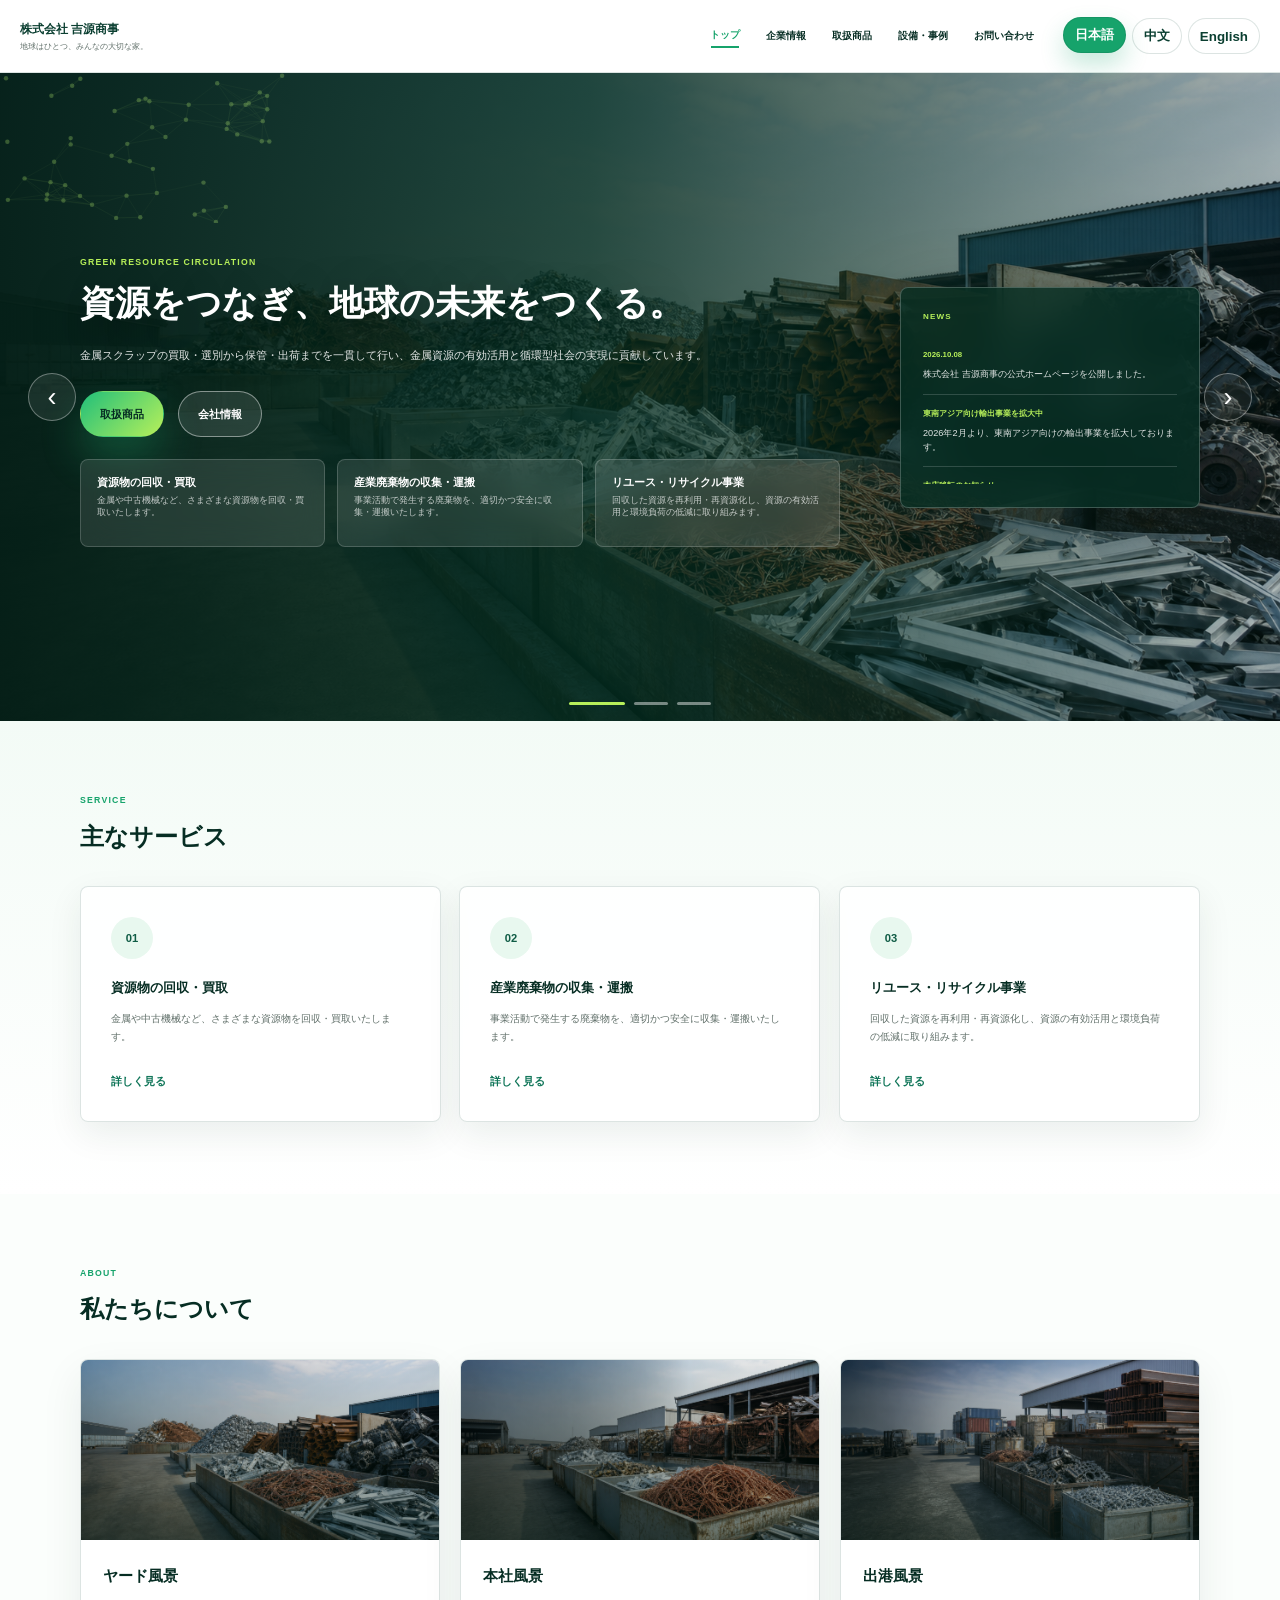
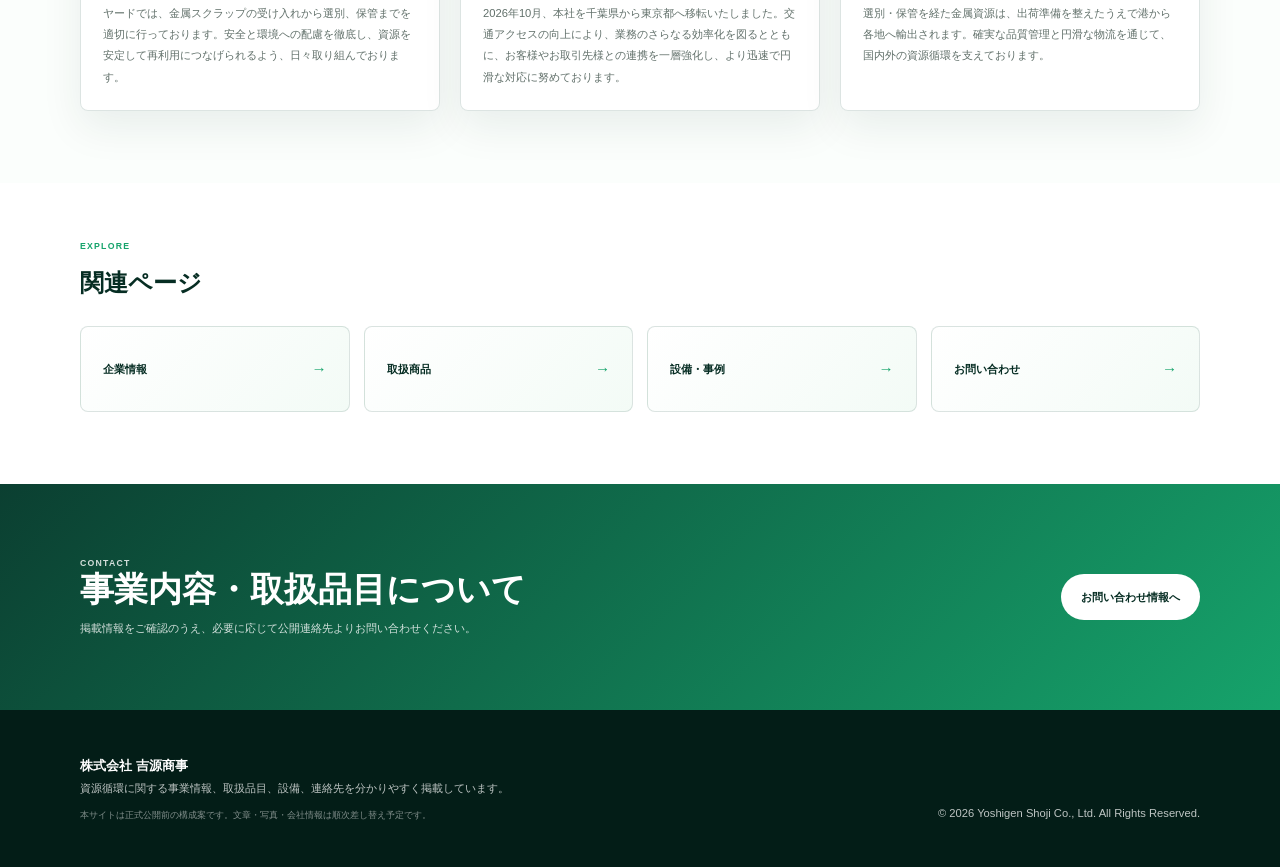
<file: index.html>
<!doctype html>
<html lang="ja">
<head>
    <meta charset="utf-8">
    <meta name="viewport" content="width=device-width, initial-scale=1">
    <meta name="description" content="株式会社 吉源商事の公式ホームページ。金属スクラップ買取、選別、保管、輸出に関する企業情報を掲載しています。">
    <title data-title-key="home.metaTitle">株式会社 吉源商事｜金属リサイクル・資源循環</title>
    <link rel="stylesheet" href="css/style.css?v=6">
</head>
<body data-page="home">
<header class="site-header" data-active-page="home">
    <div class="scroll-progress" aria-hidden="true"></div>
    <div class="header-inner">
         <a class="brand" href="index.html" aria-label="Yoshigen Shoji home">
            <!-- <span class="brand-mark"></span> -->
            <span><strong data-i18n="common.companyName">株式会社 吉源商事</strong><small data-i18n="common.tagline"></small></span>
        </a>
        <button class="menu-toggle" type="button" aria-label="Open navigation" aria-expanded="false"><span></span><span></span><span></span></button>
        <nav class="site-nav" aria-label="Main navigation"><a href="index.html" data-nav="home" data-i18n="common.nav.home">トップ</a>
<a href="company.html" data-nav="company" data-i18n="common.nav.company">企業情報</a>
<a href="products.html" data-nav="products" data-i18n="common.nav.products">取扱商品</a>
<a href="facilities.html" data-nav="facilities" data-i18n="common.nav.facilities">設備・実例</a>
<a href="contact.html" data-nav="contact" data-i18n="common.nav.contact">お問い合わせ</a></nav>
        <div class="lang-switch" aria-label="Language switch">
            <button type="button" data-lang="ja">日本語</button>
            <button type="button" data-lang="zh">中文</button>
            <button type="button" data-lang="en">English</button>
        </div>
    </div>
</header>
<main>
    <section class="eco-hero">
        <div class="container news-ticker-shell">
            <aside class="news-ticker glass-panel" data-render="homeNews" aria-label="NEWS"></aside>
        </div>
        <div id="lpCarousel" class="hero-carousel"><div class="hero-track"><div class="hero-slide active">
            <div class="hero-shade" aria-hidden="true"></div>
            <canvas class="motion-canvas" aria-hidden="true"></canvas>
            <div class="container hero-layout">
                <div class="hero-copy">
                    <p class="section-kicker" data-i18n="home.heroKicker"></p>
                    <h1 data-i18n="home.heroTitle"></h1>
                    <p class="hero-lead" data-i18n="home.heroLead"></p>
                    <div class="hero-actions">
                        <a class="btn btn-primary" href="products.html" data-i18n="home.heroPrimary"></a>
                        <a class="btn btn-outline" href="company.html" data-i18n="home.heroSecondary"></a>
                    </div>
                    <div class="hero-quick" data-render="heroServices"></div>
                </div>
            </div>
        </div></div>
        <button class="slider-arrow prev" type="button" data-slide="prev" aria-label="Previous slide">‹</button>
        <button class="slider-arrow next" type="button" data-slide="next" aria-label="Next slide">›</button>
        <div class="slider-dots" aria-hidden="true"></div>
        </div>
    </section>
    <section class="section section-soft">
        <div class="container">
            <div class="section-heading" data-animate><p class="section-kicker">SERVICE</p><h2 class="section-title" data-i18n="home.servicesTitle"></h2></div>
            <div class="feature-grid" data-render="homeServices"></div>
        </div>
    </section>
    <section class="section about-section">
        <div class="container">
            <div class="section-heading" data-animate><p class="section-kicker">ABOUT</p><h2 class="section-title" data-i18n="home.aboutTitle"></h2></div>
            <div class="about-grid" data-render="homeAbout"></div>
        </div>
    </section>
    <section class="section page-links-section">
    <div class="container" data-animate>
        <p class="section-kicker">EXPLORE</p>
        <h2 class="section-title compact-title" data-i18n="common.relatedTitle"></h2>
        <div class="page-link-grid"><a class="page-link-card" href="company.html"><span data-i18n="common.nav.company"></span><b>→</b></a>
<a class="page-link-card" href="products.html"><span data-i18n="common.nav.products"></span><b>→</b></a>
<a class="page-link-card" href="facilities.html"><span data-i18n="common.nav.facilities"></span><b>→</b></a>
<a class="page-link-card" href="contact.html"><span data-i18n="common.nav.contact"></span><b>→</b></a></div>
    </div>
</section>
</main>
<section class="site-cta" data-animate>
    <div class="container cta-inner">
        <div><p class="section-kicker">CONTACT</p><h2 data-i18n="common.ctaTitle"></h2><p data-i18n="common.ctaText"></p></div>
        <a class="btn btn-light" href="contact.html" data-i18n="common.ctaButton"></a>
    </div>
</section>
<footer class="site-footer">
    <div class="container footer-grid">
        <div><p class="footer-brand" data-i18n="common.companyName"></p><p data-i18n="common.footerLead"></p><small data-i18n="common.footerNote"></small></div>
        <p class="copyright" data-i18n="common.copyright"></p>
    </div>
</footer>
<script src="js/i18n.js?v=8"></script>
<script src="js/main.js?v=5"></script>
</body>
</html>
</file>
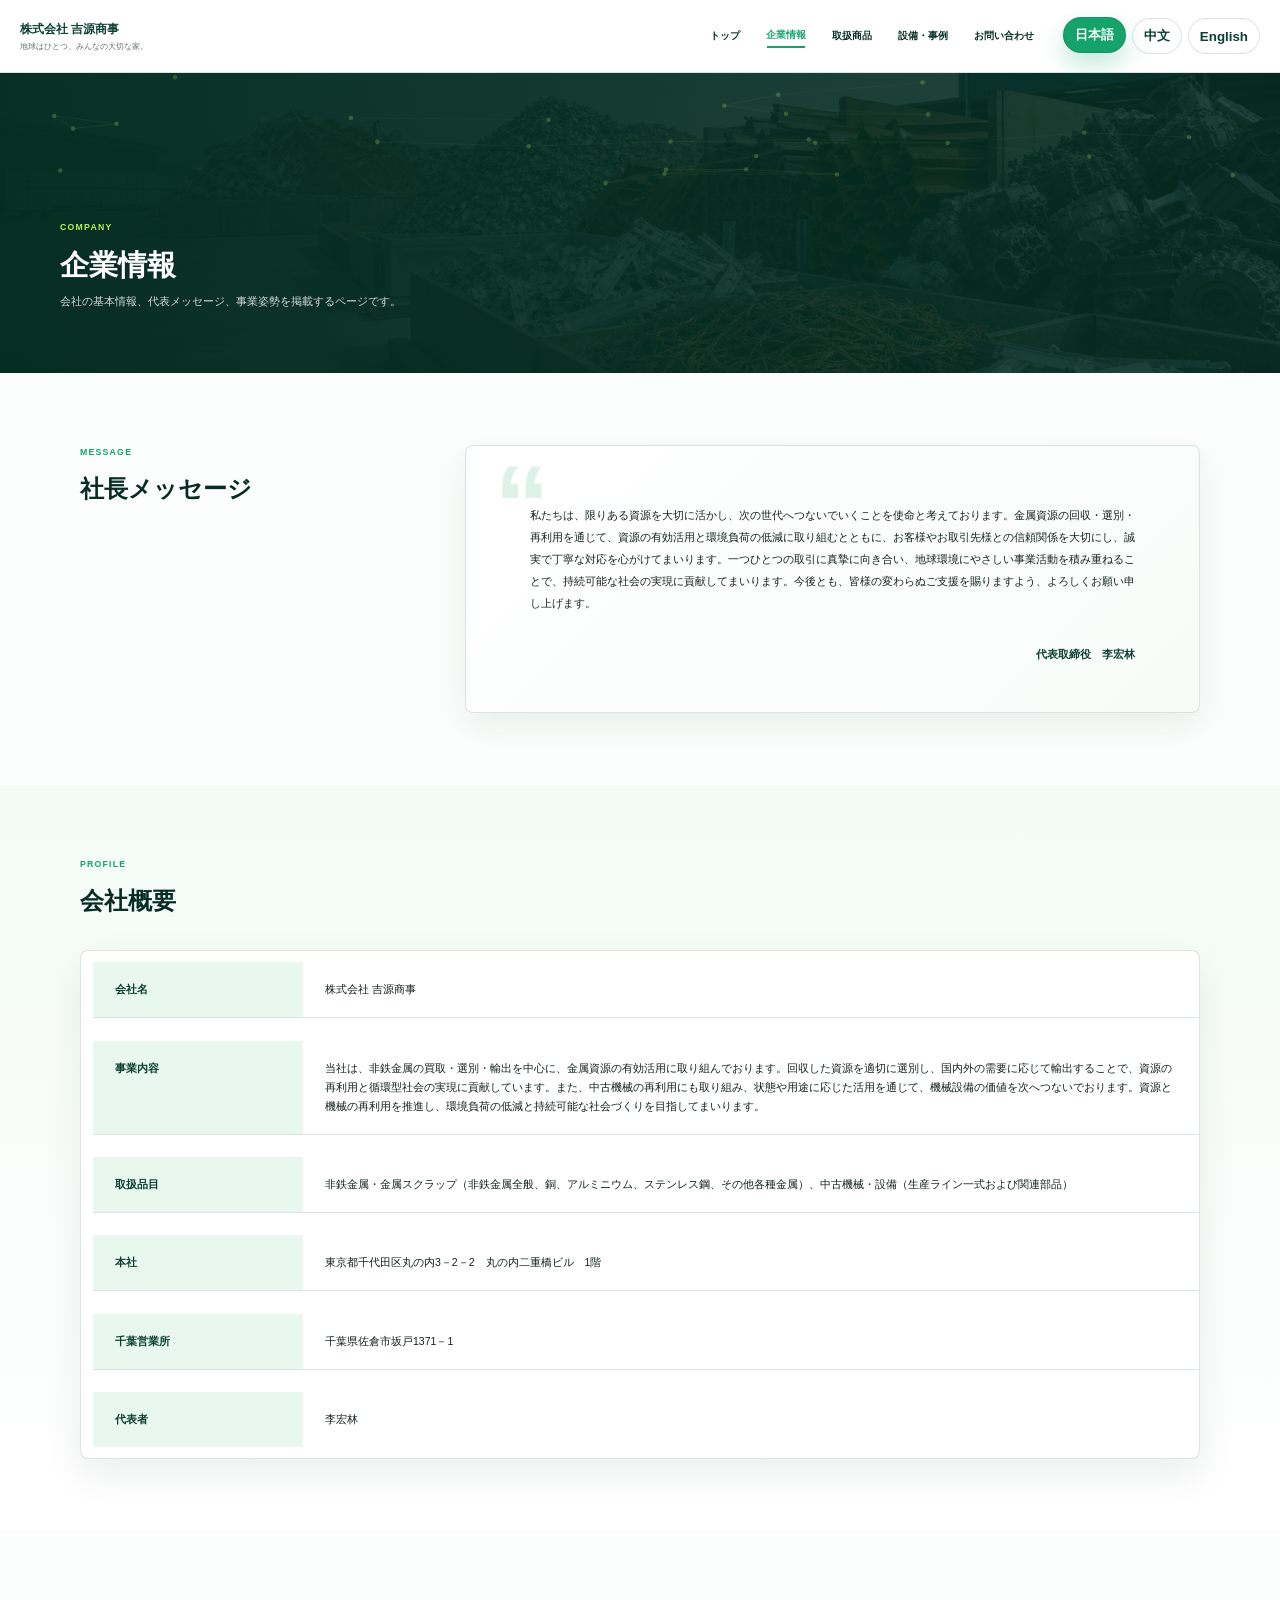
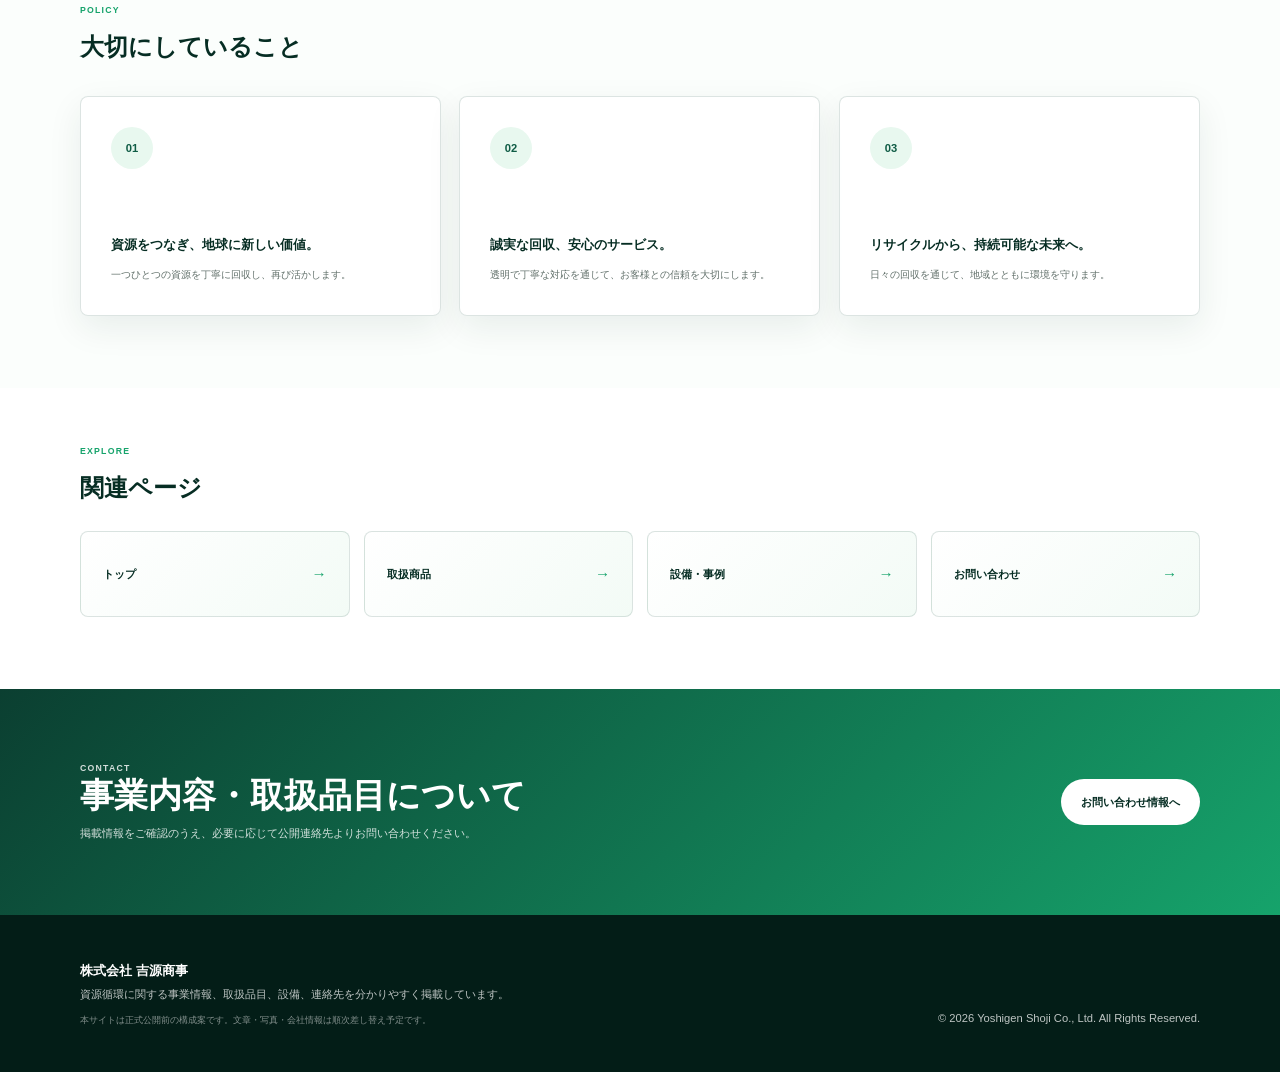
<file: company.html>
<!doctype html>
<html lang="ja">
<head>
    <meta charset="utf-8">
    <meta name="viewport" content="width=device-width, initial-scale=1">
    <meta name="description" content="株式会社 吉源商事の公式ホームページ。金属スクラップ買取、選別、保管、輸出に関する企業情報を掲載しています。">
    <title data-title-key="company.metaTitle">企業情報｜株式会社 吉源商事</title>
    <link rel="stylesheet" href="css/style.css">
</head>
<body data-page="company">
<header class="site-header" data-active-page="company">
    <div class="scroll-progress" aria-hidden="true"></div>
    <div class="header-inner">
        <a class="brand" href="index.html" aria-label="Yoshigen Shoji home">
            <!-- <span class="brand-mark"></span> -->
            <span><strong data-i18n="common.companyName">株式会社 吉源商事</strong><small data-i18n="common.tagline"></small></span>
        </a>
        <button class="menu-toggle" type="button" aria-label="Open navigation" aria-expanded="false"><span></span><span></span><span></span></button>
        <nav class="site-nav" aria-label="Main navigation"><a href="index.html" data-nav="home" data-i18n="common.nav.home">トップ</a>
<a href="company.html" data-nav="company" data-i18n="common.nav.company">企業情報</a>
<a href="products.html" data-nav="products" data-i18n="common.nav.products">取扱商品</a>
<a href="facilities.html" data-nav="facilities" data-i18n="common.nav.facilities">設備・実例</a>
<a href="contact.html" data-nav="contact" data-i18n="common.nav.contact">お問い合わせ</a></nav>
        <div class="lang-switch" aria-label="Language switch">
            <button type="button" data-lang="ja">日本語</button>
            <button type="button" data-lang="zh">中文</button>
            <button type="button" data-lang="en">English</button>
        </div>
    </div>
</header>
<main><section class="page-hero">
    <div class="page-hero-bg"></div>
    <canvas class="page-canvas motion-canvas-small" aria-hidden="true"></canvas>
    <div class="container page-hero-inner" data-animate>
        <p class="section-kicker" data-i18n="company.pageKicker"></p>
        <h1 data-i18n="company.pageTitle"></h1>
        <p data-i18n="company.pageLead"></p>
    </div>
</section>
    <section class="section message-section"><div class="container message-layout">
        <div class="message-heading" data-animate><p class="section-kicker">MESSAGE</p><h2 class="section-title" data-i18n="company.messageTitle"></h2></div>
        <article class="message-panel tilt-card" data-animate>
            <span class="message-quote">“</span>
            <p class="body-text" data-i18n="company.messageText"></p>
            <p class="message-signature" data-i18n="company.messageSignature"></p>
        </article>
    </div></section>
    <section class="section section-soft"><div class="container"><div class="section-heading" data-animate><p class="section-kicker">PROFILE</p><h2 class="section-title" data-i18n="company.outlineTitle"></h2></div><div class="info-table" data-render="companyOutline"></div></div></section>
    <section class="section"><div class="container"><div class="section-heading" data-animate><p class="section-kicker">POLICY</p><h2 class="section-title" data-i18n="company.philosophyTitle"></h2></div><div class="feature-grid" data-render="companyPhilosophy"></div></div></section>
    <section class="section page-links-section">
    <div class="container" data-animate>
        <p class="section-kicker">EXPLORE</p>
        <h2 class="section-title compact-title" data-i18n="common.relatedTitle"></h2>
        <div class="page-link-grid"><a class="page-link-card" href="index.html"><span data-i18n="common.nav.home"></span><b>→</b></a>
<a class="page-link-card" href="products.html"><span data-i18n="common.nav.products"></span><b>→</b></a>
<a class="page-link-card" href="facilities.html"><span data-i18n="common.nav.facilities"></span><b>→</b></a>
<a class="page-link-card" href="contact.html"><span data-i18n="common.nav.contact"></span><b>→</b></a></div>
    </div>
</section>
</main>
<section class="site-cta" data-animate>
    <div class="container cta-inner">
        <div><p class="section-kicker">CONTACT</p><h2 data-i18n="common.ctaTitle"></h2><p data-i18n="common.ctaText"></p></div>
        <a class="btn btn-light" href="contact.html" data-i18n="common.ctaButton"></a>
    </div>
</section>
<footer class="site-footer">
    <div class="container footer-grid">
        <div><p class="footer-brand" data-i18n="common.companyName"></p><p data-i18n="common.footerLead"></p><small data-i18n="common.footerNote"></small></div>
        <p class="copyright" data-i18n="common.copyright"></p>
    </div>
</footer>
<script src="js/i18n.js?v=8"></script>
<script src="js/main.js?v=5"></script>
</body>
</html>
</file>
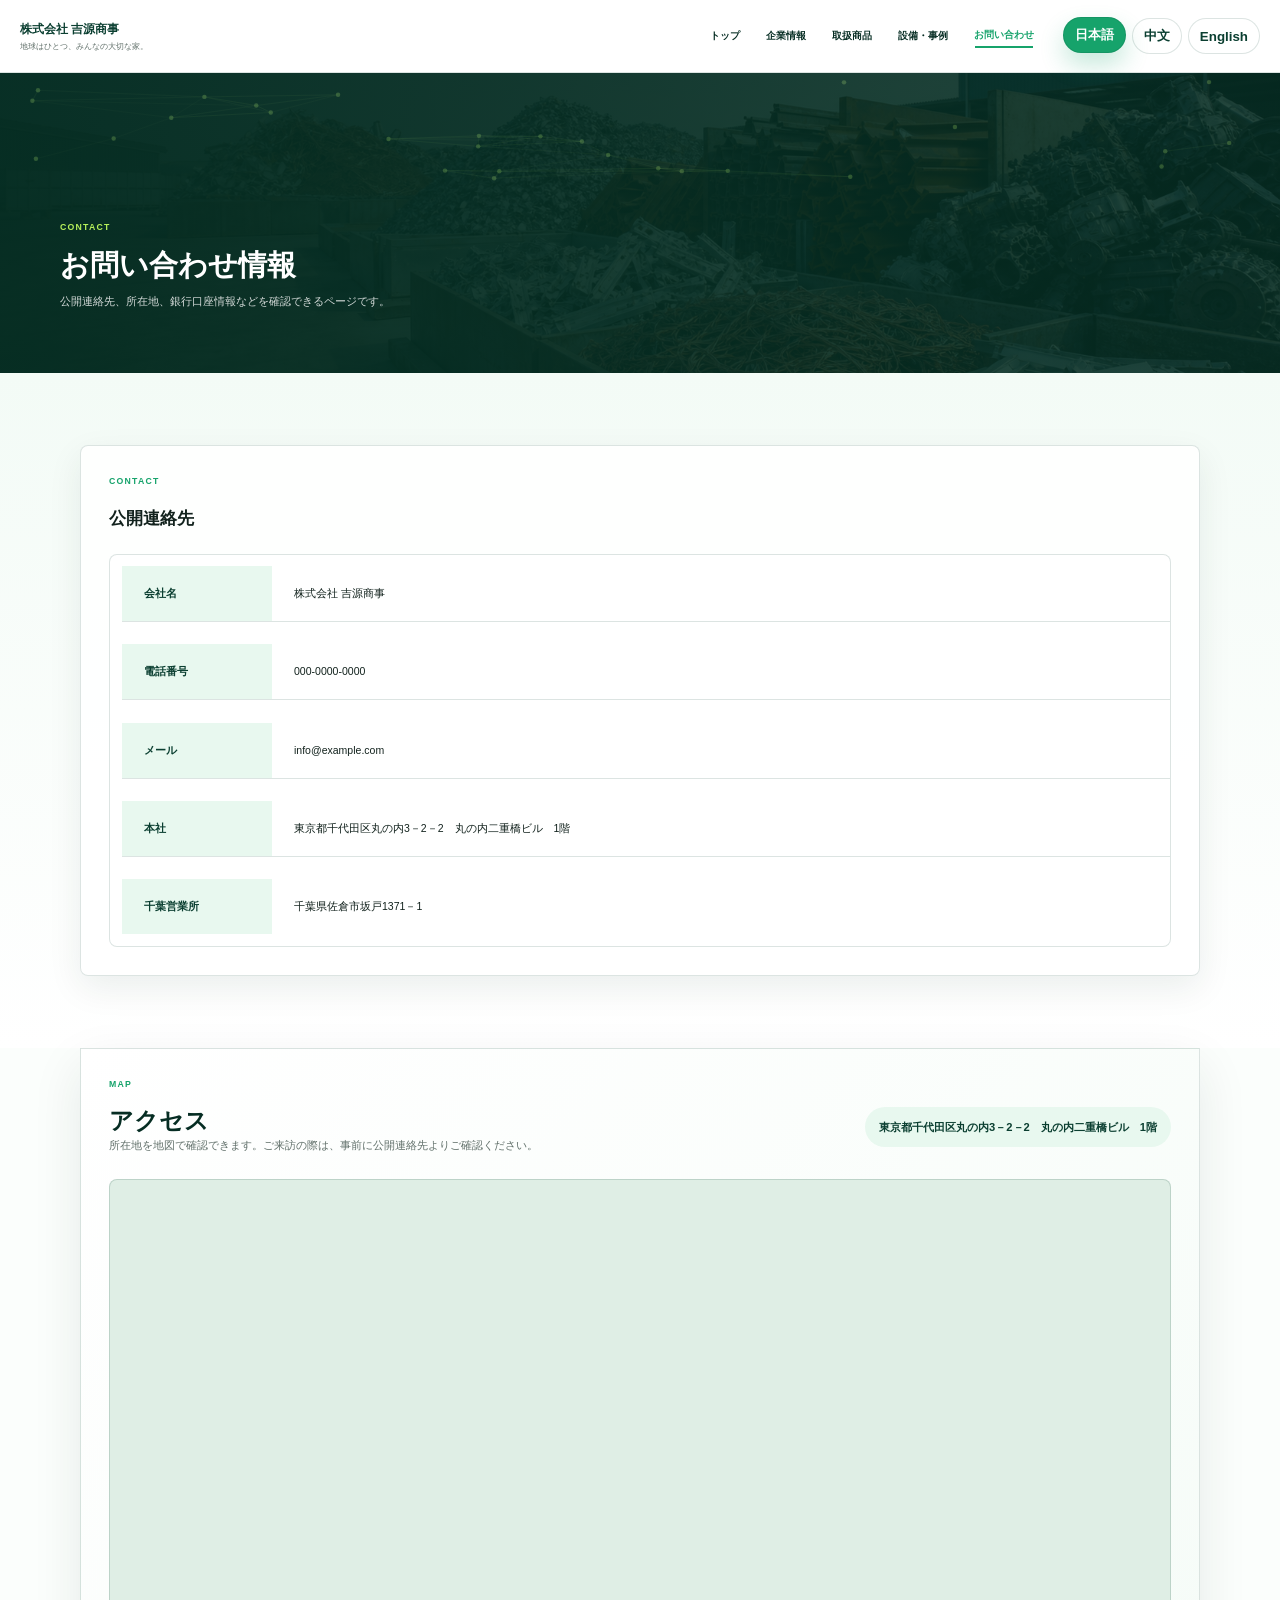
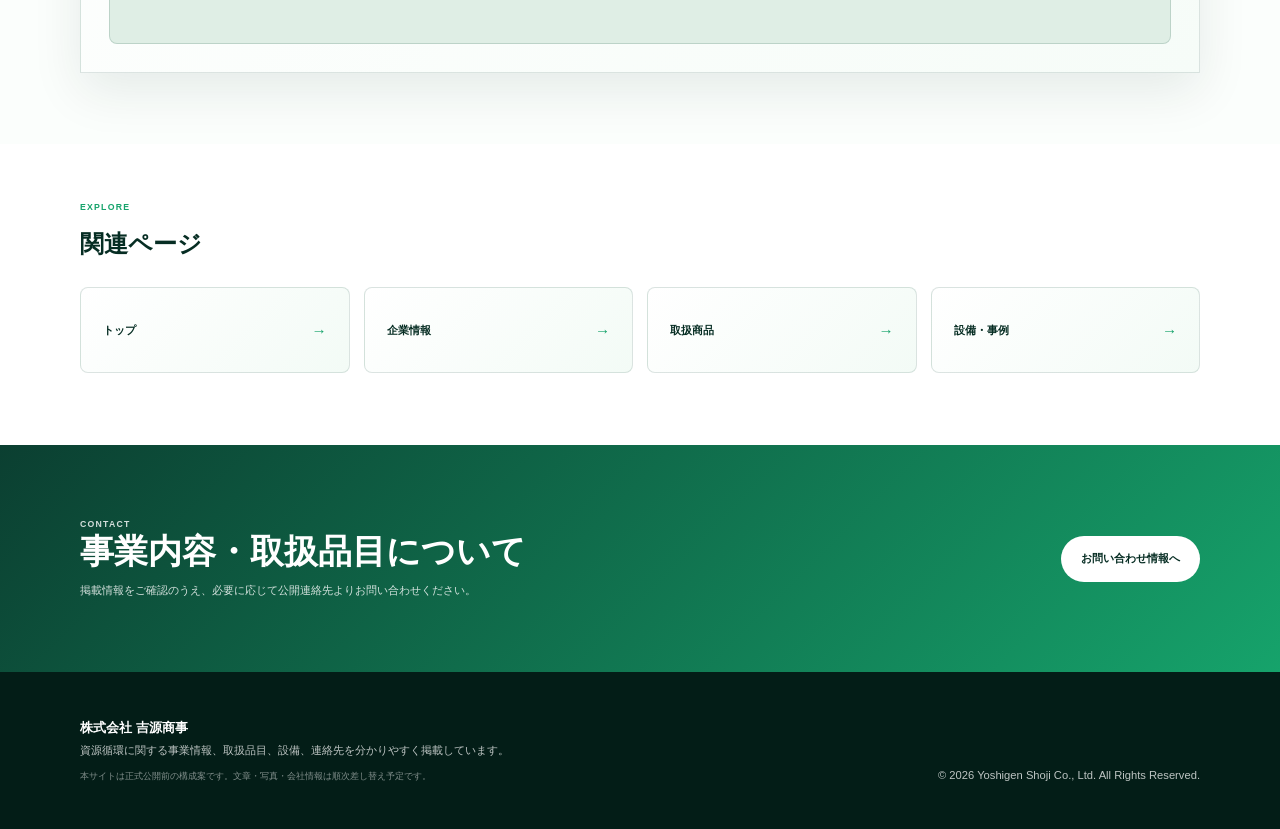
<file: contact.html>
<!doctype html>
<html lang="ja">

<head>
    <meta charset="utf-8">
    <meta name="viewport" content="width=device-width, initial-scale=1">
    <meta name="description" content="株式会社 吉源商事の公式ホームページ。金属スクラップ買取、選別、保管、輸出に関する企業情報を掲載しています。">
    <title data-title-key="contact.metaTitle">お問い合わせ｜株式会社 吉源商事</title>
    <link rel="stylesheet" href="css/style.css">
</head>

<body data-page="contact">
    <header class="site-header" data-active-page="contact">
        <div class="scroll-progress" aria-hidden="true"></div>
        <div class="header-inner">
             <a class="brand" href="index.html" aria-label="Yoshigen Shoji home">
            <!-- <span class="brand-mark"></span> -->
            <span><strong data-i18n="common.companyName">株式会社 吉源商事</strong><small data-i18n="common.tagline"></small></span>
        </a>
            <button class="menu-toggle" type="button" aria-label="Open navigation"
                aria-expanded="false"><span></span><span></span><span></span></button>
            <nav class="site-nav" aria-label="Main navigation"><a href="index.html" data-nav="home"
                    data-i18n="common.nav.home">トップ</a>
                <a href="company.html" data-nav="company" data-i18n="common.nav.company">企業情報</a>
                <a href="products.html" data-nav="products" data-i18n="common.nav.products">取扱商品</a>
                <a href="facilities.html" data-nav="facilities" data-i18n="common.nav.facilities">設備・実例</a>
                <a href="contact.html" data-nav="contact" data-i18n="common.nav.contact">お問い合わせ</a>
            </nav>
            <div class="lang-switch" aria-label="Language switch">
                <button type="button" data-lang="ja">日本語</button>
                <button type="button" data-lang="zh">中文</button>
                <button type="button" data-lang="en">English</button>
            </div>
        </div>
    </header>
    <main>
        <section class="page-hero">
            <div class="page-hero-bg"></div>
            <canvas class="page-canvas motion-canvas-small" aria-hidden="true"></canvas>
            <div class="container page-hero-inner" data-animate>
                <p class="section-kicker" data-i18n="contact.pageKicker"></p>
                <h1 data-i18n="contact.pageTitle"></h1>
                <p data-i18n="contact.pageLead"></p>
            </div>
        </section>
        <section class="section section-soft">
            <div class="container contact-grid">
                <div class="info-panel tilt-card" data-animate>
                    <p class="section-kicker">CONTACT</p>
                    <h2 data-i18n="contact.contactTitle"></h2>
                    <div class="info-table compact" data-render="contactRows"></div>
                </div>
                <!-- <div class="info-panel important-panel tilt-card" data-animate>
                    <p class="section-kicker">BANK</p>
                    <h2 data-i18n="contact.bankTitle"></h2>
                    <p class="body-text" data-i18n="contact.bankNote"></p>
                    <div class="info-table compact" data-render="bankRows"></div>
                </div> -->
            </div>
        </section>
        <section class="section contact-map-section">
            <div class="container">
                <div class="map-panel tilt-card" data-animate>
                    <div class="map-panel-head">
                        <div>
                            <p class="section-kicker">MAP</p>
                            <h2 class="section-title" data-i18n="contact.mapTitle"></h2>
                            <p class="body-text" data-i18n="contact.mapText"></p>
                        </div>
                        <p class="map-address" data-i18n="contact.mapAddress"></p>
                    </div>
                    <div class="map-frame">
                        <iframe title="Google Map - Yoshigen Shoji" loading="lazy"
                            referrerpolicy="no-referrer-when-downgrade"></iframe>
                    </div>
                </div>
            </div>
        </section>
        <section class="section page-links-section">
            <div class="container" data-animate>
                <p class="section-kicker">EXPLORE</p>
                <h2 class="section-title compact-title" data-i18n="common.relatedTitle"></h2>
                <div class="page-link-grid"><a class="page-link-card" href="index.html"><span
                            data-i18n="common.nav.home"></span><b>→</b></a>
                    <a class="page-link-card" href="company.html"><span
                            data-i18n="common.nav.company"></span><b>→</b></a>
                    <a class="page-link-card" href="products.html"><span
                            data-i18n="common.nav.products"></span><b>→</b></a>
                    <a class="page-link-card" href="facilities.html"><span
                            data-i18n="common.nav.facilities"></span><b>→</b></a>
                </div>
        </section>
    </main>
    <section class="site-cta" data-animate>
        <div class="container cta-inner">
            <div>
                <p class="section-kicker">CONTACT</p>
                <h2 data-i18n="common.ctaTitle"></h2>
                <p data-i18n="common.ctaText"></p>
            </div>
            <a class="btn btn-light" href="contact.html" data-i18n="common.ctaButton"></a>
        </div>
    </section>
    <footer class="site-footer">
        <div class="container footer-grid">
            <div>
                <p class="footer-brand" data-i18n="common.companyName"></p>
                <p data-i18n="common.footerLead"></p><small data-i18n="common.footerNote"></small>
            </div>
            <p class="copyright" data-i18n="common.copyright"></p>
        </div>
    </footer>
    <script src="js/i18n.js?v=8"></script>
    <script src="js/main.js?v=5"></script>
</body>

</html>
</file>
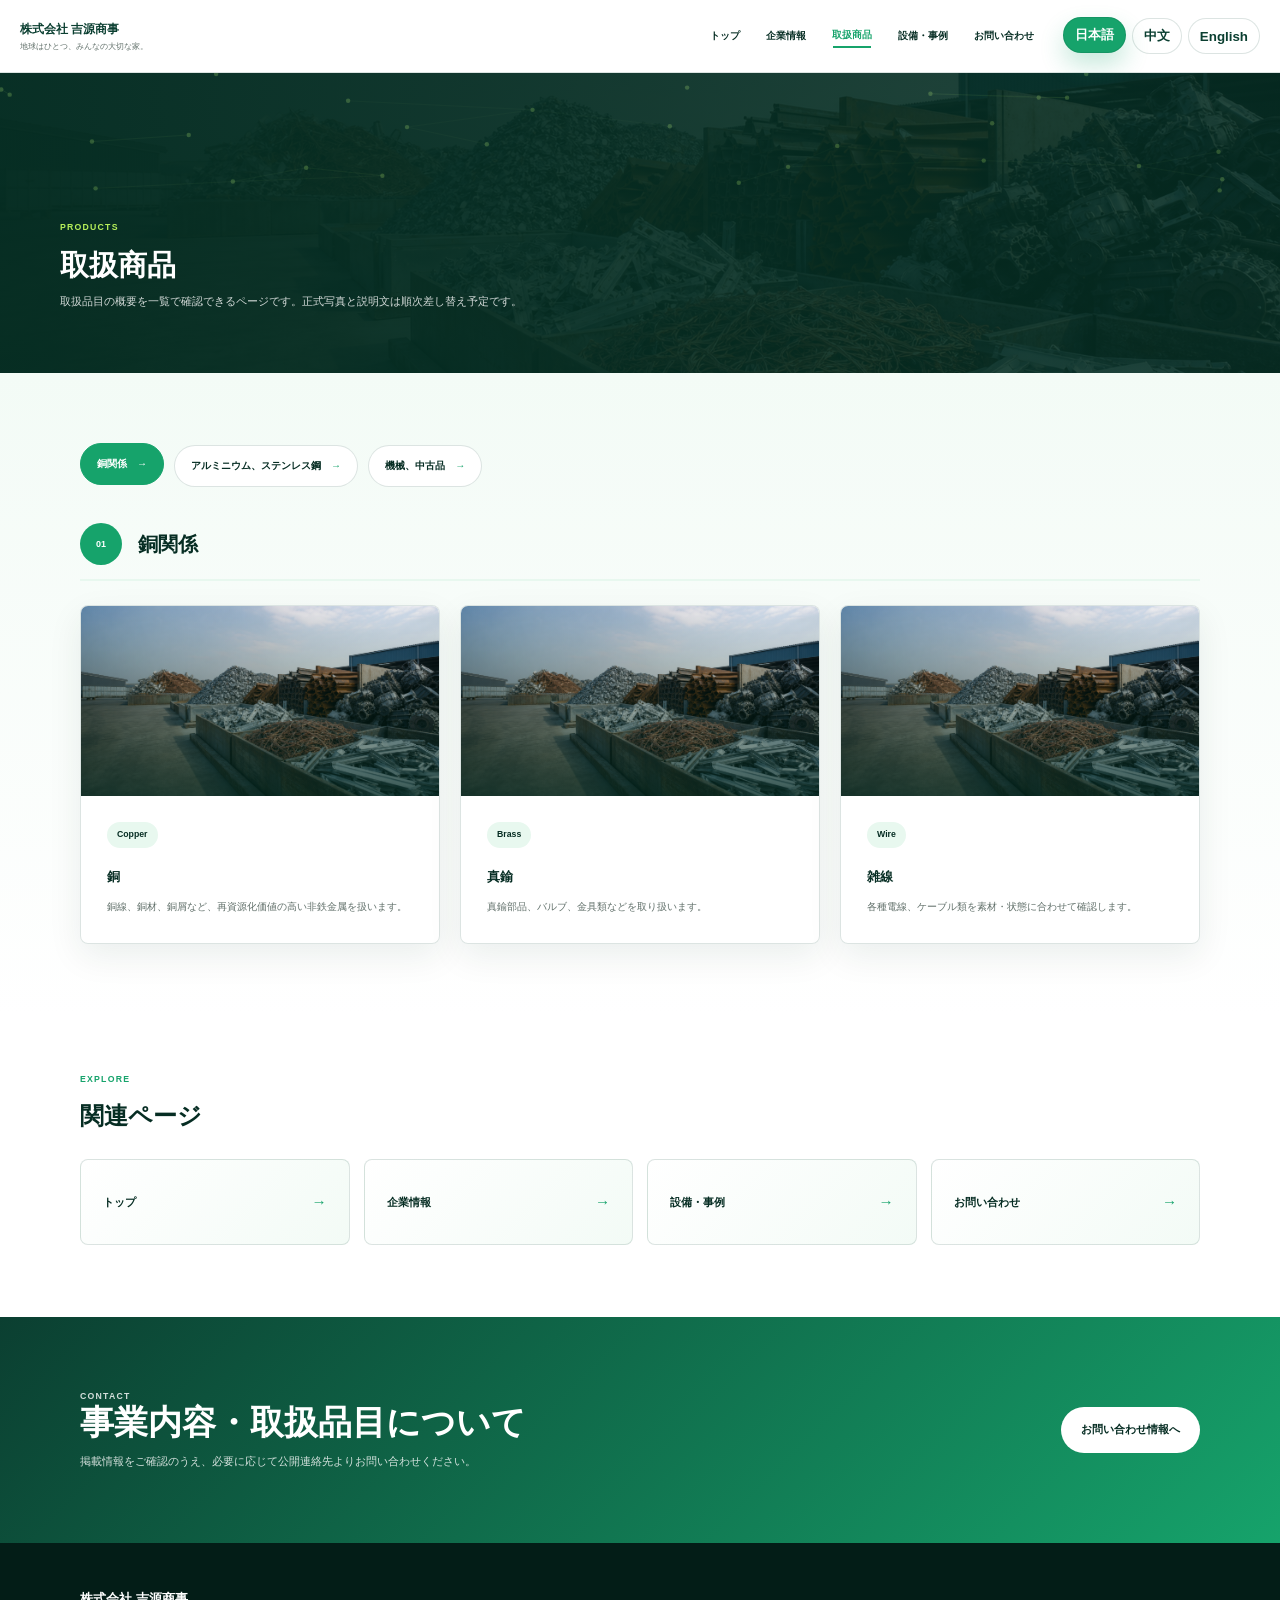
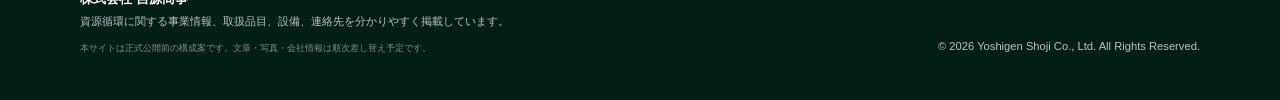
<file: products.html>
<!doctype html>
<html lang="ja">
<head>
    <meta charset="utf-8">
    <meta name="viewport" content="width=device-width, initial-scale=1">
    <meta name="description" content="株式会社 吉源商事の公式ホームページ。金属スクラップ買取、選別、保管、輸出に関する企業情報を掲載しています。">
    <title data-title-key="products.metaTitle">取扱商品｜株式会社 吉源商事</title>
    <link rel="stylesheet" href="css/style.css">
</head>
<body data-page="products">
<header class="site-header" data-active-page="products">
    <div class="scroll-progress" aria-hidden="true"></div>
    <div class="header-inner">
         <a class="brand" href="index.html" aria-label="Yoshigen Shoji home">
            <!-- <span class="brand-mark"></span> -->
            <span><strong data-i18n="common.companyName">株式会社 吉源商事</strong><small data-i18n="common.tagline"></small></span>
        </a>
        <button class="menu-toggle" type="button" aria-label="Open navigation" aria-expanded="false"><span></span><span></span><span></span></button>
        <nav class="site-nav" aria-label="Main navigation"><a href="index.html" data-nav="home" data-i18n="common.nav.home">トップ</a>
<a href="company.html" data-nav="company" data-i18n="common.nav.company">企業情報</a>
<a href="products.html" data-nav="products" data-i18n="common.nav.products">取扱商品</a>
<a href="facilities.html" data-nav="facilities" data-i18n="common.nav.facilities">設備・実例</a>
<a href="contact.html" data-nav="contact" data-i18n="common.nav.contact">お問い合わせ</a></nav>
        <div class="lang-switch" aria-label="Language switch">
            <button type="button" data-lang="ja">日本語</button>
            <button type="button" data-lang="zh">中文</button>
            <button type="button" data-lang="en">English</button>
        </div>
    </div>
</header>
<main><section class="page-hero">
    <div class="page-hero-bg"></div>
    <canvas class="page-canvas motion-canvas-small" aria-hidden="true"></canvas>
    <div class="container page-hero-inner" data-animate>
        <p class="section-kicker" data-i18n="products.pageKicker"></p>
        <h1 data-i18n="products.pageTitle"></h1>
        <p data-i18n="products.pageLead"></p>
    </div>
</section>
    <section class="section section-soft product-catalog">
        <div class="container">
            <nav class="product-toc" data-render="productToc" aria-label="Product categories"></nav>
            <div class="product-groups" data-render="products"></div>
        </div>
    </section>
    <section class="section page-links-section">
    <div class="container" data-animate>
        <p class="section-kicker">EXPLORE</p>
        <h2 class="section-title compact-title" data-i18n="common.relatedTitle"></h2>
        <div class="page-link-grid"><a class="page-link-card" href="index.html"><span data-i18n="common.nav.home"></span><b>→</b></a>
<a class="page-link-card" href="company.html"><span data-i18n="common.nav.company"></span><b>→</b></a>
<a class="page-link-card" href="facilities.html"><span data-i18n="common.nav.facilities"></span><b>→</b></a>
<a class="page-link-card" href="contact.html"><span data-i18n="common.nav.contact"></span><b>→</b></a></div>
    </div>
</section>
</main>
<section class="site-cta" data-animate>
    <div class="container cta-inner">
        <div><p class="section-kicker">CONTACT</p><h2 data-i18n="common.ctaTitle"></h2><p data-i18n="common.ctaText"></p></div>
        <a class="btn btn-light" href="contact.html" data-i18n="common.ctaButton"></a>
    </div>
</section>
<footer class="site-footer">
    <div class="container footer-grid">
        <div><p class="footer-brand" data-i18n="common.companyName"></p><p data-i18n="common.footerLead"></p><small data-i18n="common.footerNote"></small></div>
        <p class="copyright" data-i18n="common.copyright"></p>
    </div>
</footer>
<script src="js/i18n.js?v=8"></script>
<script src="js/main.js?v=5"></script>
</body>
</html>
</file>
<file: css/style.css>
:root {
    --green-950: #062d23;
    --green-900: #0b3f31;
    --green-800: #0f5c45;
    --green-600: #16a36b;
    --green-500: #21bf7a;
    --green-100: #e8f8ef;
    --lime: #b7f05a;
    --ink: #12221d;
    --muted: #61706a;
    --line: rgba(10, 68, 50, .14);
    --white: #ffffff;
    --soft: #f3fbf6;
    --shadow: 0 24px 70px rgba(5, 42, 30, .16);
    --radius: 8px;
}

* {
    box-sizing: border-box;
}

html {
    font-size: 70%;
    scroll-behavior: smooth;
}

body {
    margin: 0;
    color: var(--ink);
    font-family: "Noto Sans JP", "Yu Gothic", "Hiragino Kaku Gothic ProN", Arial, sans-serif;
    background: #fbfefc;
    font-size: 1rem;
    line-height: 1.8;
}

a {
    color: inherit;
    text-decoration: none;
}

img {
    max-width: 100%;
    display: block;
}

.container {
    width: min(1120px, calc(100% - 64px));
    margin: 0 auto;
}

.site-header {
    position: sticky;
    top: 0;
    z-index: 50;
    background: rgba(255, 255, 255, .88);
    backdrop-filter: blur(18px);
    border-bottom: 1px solid var(--line);
}

.scroll-progress {
    position: absolute;
    left: 0;
    top: 0;
    height: 3px;
    width: 0;
    background: linear-gradient(90deg, var(--green-600), var(--lime));
}

.header-inner {
    width: min(1240px, calc(100% - 36px));
    min-height: 72px;
    margin: 0 auto;
    display: grid;
    grid-template-columns: auto 1fr auto;
    gap: 18px;
    align-items: center;
}

.brand {
    display: inline-flex;
    align-items: center;
    gap: 12px;
    min-width: 250px;
}

.brand strong {
    display: block;
    color: var(--green-900);
    font-size: 1.06rem;
    letter-spacing: 0;
}

.brand small {
    display: block;
    color: var(--muted);
    font-size: .68rem;
    line-height: 1.38;
    margin-top: 2px;
    max-width: 320px;
}

.brand-mark {
    width: 42px;
    height: 42px;
    border-radius: 50%;
    background: conic-gradient(from 30deg, var(--lime), var(--green-500), var(--green-900), var(--lime));
    position: relative;
    box-shadow: 0 12px 30px rgba(22, 163, 107, .25);
}

.brand-mark::after {
    content: "";
    position: absolute;
    inset: 9px;
    border-radius: 50%;
    background: #fff;
}

.site-nav {
    justify-self: end;
    display: flex;
    align-items: center;
    gap: 4px;
}

.site-nav a {
    position: relative;
    padding: 10px 11px;
    color: var(--green-950);
    font-weight: 700;
    font-size: .86rem;
    transition: color .25s ease, transform .25s ease;
}

.site-nav a::after {
    content: "";
    position: absolute;
    left: 12px;
    right: 12px;
    bottom: 6px;
    height: 2px;
    background: var(--green-600);
    transform: scaleX(0);
    transform-origin: left;
    transition: transform .25s ease;
}

.site-nav a:hover,
.site-nav a.active {
    color: var(--green-600);
    transform: translateY(-1px);
}

.site-nav a:hover::after,
.site-nav a.active::after {
    transform: scaleX(1);
}

.lang-switch {
    display: flex;
    gap: 6px;
}

.lang-switch button {
    border: 1px solid var(--line);
    background: #fff;
    color: var(--green-900);
    border-radius: 999px;
    padding: 8px 11px;
    font-weight: 700;
    cursor: pointer;
    transition: transform .2s ease, background .2s ease, color .2s ease, box-shadow .2s ease;
}

.lang-switch button:hover,
.lang-switch button.active {
    background: var(--green-600);
    color: #fff;
    transform: translateY(-1px);
    box-shadow: 0 12px 24px rgba(22, 163, 107, .24);
}

.menu-toggle {
    display: none;
    width: 42px;
    height: 42px;
    border: 1px solid var(--line);
    border-radius: 999px;
    background: #fff;
    cursor: pointer;
}

.menu-toggle span {
    display: block;
    width: 18px;
    height: 2px;
    background: var(--green-900);
    margin: 4px auto;
    transition: transform .2s ease, opacity .2s ease;
}

.eco-hero {
    position: relative;
    overflow: hidden;
    color: #fff;
}

.hero-carousel {
    position: relative;
    overflow: hidden;
}

.hero-track {
    display: grid;
    width: 100%;
}

.hero-slide {
    grid-area: 1 / 1;
    position: relative;
    min-width: 0;
    min-height: clamp(500px, 72vh, 650px);
    display: grid;
    align-items: center;
    background-size: cover;
    background-position: center;
    background-repeat: no-repeat;
    opacity: 0;
    pointer-events: none;
    transition: opacity 2s ease-in-out;
}

.hero-slide.active {
    opacity: 1;
    pointer-events: auto;
    z-index: 1;
}

.hero-shade,
.motion-canvas {
    position: absolute;
    inset: 0;
}

.hero-shade {
    background: linear-gradient(90deg, rgba(3, 30, 22, .96) 0%, rgba(3, 45, 31, .82) 46%, rgba(3, 35, 27, .30) 100%);
}

.motion-canvas {
    z-index: 2;
    opacity: .5;
    mix-blend-mode: screen;
    pointer-events: none;
}

.hero-layout {
    position: relative;
    z-index: 4;
    display: grid;
    grid-template-columns: minmax(0, 1fr) 300px;
    gap: 30px;
    align-items: end;
    padding: 54px 0 46px;
}

.hero-copy {
    grid-column: 1;
    max-width: 780px;
    min-width: 0;
}

.section-kicker {
    margin: 0 0 14px;
    color: var(--green-600);
    font-weight: 900;
    font-size: .78rem;
    letter-spacing: .14em;
    text-transform: uppercase;
}

.eco-hero .section-kicker,
.page-hero .section-kicker {
    color: var(--lime);
}

h1,
h2,
h3,
p {
    overflow-wrap: anywhere;
}

.hero-copy h1 {
    margin: 0;
    font-size: clamp(1.7rem, 3.1vw, 3.1rem);
    line-height: 1.1;
    font-weight: 900;
    letter-spacing: 0;
    max-width: 760px;
    text-shadow: 0 18px 46px rgba(0, 0, 0, .52);
}

.hero-lead {
    max-width: 660px;
    margin: 22px 0 0;
    font-size: clamp(.9rem, 1.05vw, 1.02rem);
    color: rgba(255, 255, 255, .88);
}

.hero-actions {
    margin-top: 26px;
    display: flex;
    flex-wrap: wrap;
    gap: 14px;
}

.hero-quick {
    margin-top: 22px;
    display: grid;
    grid-template-columns: repeat(3, minmax(0, 1fr));
    gap: 12px;
    max-width: 760px;
}

.hero-quick-card {
    min-height: 88px;
    border: 1px solid rgba(255, 255, 255, .18);
    border-radius: var(--radius);
    background: rgba(255, 255, 255, .1);
    backdrop-filter: blur(14px);
    padding: 15px 16px;
    transition: transform .2s ease, background .2s ease;
}

.hero-quick-card:hover {
    transform: translateY(-3px);
    background: rgba(255, 255, 255, .18);
}

.hero-quick-card strong {
    display: block;
    color: #fff;
    font-size: .95rem;
    line-height: 1.35;
}

.hero-quick-card span {
    display: block;
    margin-top: 4px;
    color: rgba(255, 255, 255, .72);
    font-size: .78rem;
    line-height: 1.45;
}

.btn {
    display: inline-flex;
    align-items: center;
    justify-content: center;
    min-height: 46px;
    padding: 12px 19px;
    border-radius: 999px;
    font-weight: 900;
    font-size: .94rem;
    border: 1px solid transparent;
    transition: transform .22s ease, box-shadow .22s ease, background .22s ease, color .22s ease;
}

.btn:hover {
    transform: translateY(-3px);
}

.btn-primary {
    background: linear-gradient(135deg, var(--green-500), var(--lime));
    color: var(--green-950);
    box-shadow: 0 20px 42px rgba(33, 191, 122, .3);
}

.btn-outline {
    color: #fff;
    border-color: rgba(255, 255, 255, .45);
    background: rgba(255, 255, 255, .1);
}

.btn-outline:hover {
    background: rgba(255, 255, 255, .22);
}

.btn-light {
    color: var(--green-950);
    background: #fff;
}

.glass-panel {
    border: 1px solid rgba(255, 255, 255, .22);
    border-radius: var(--radius);
    background: rgba(255, 255, 255, .13);
    box-shadow: 0 24px 80px rgba(0, 0, 0, .25);
    backdrop-filter: blur(18px);
}

.metric-board {
    padding: 14px;
    display: grid;
    gap: 10px;
}

.metric-item {
    padding: 14px;
    border-radius: var(--radius);
    background: rgba(255, 255, 255, .14);
}

.metric-number {
    display: flex;
    align-items: baseline;
    gap: 5px;
    font-size: 1.55rem;
    font-weight: 900;
    color: #fff;
}

.metric-item p {
    margin: 2px 0 0;
    color: rgba(255, 255, 255, .78);
    font-size: .88rem;
}

.news-ticker-shell {
    position: absolute;
    inset: 0;
    z-index: 4;
    display: grid;
    grid-template-columns: minmax(0, 1fr) 300px;
    gap: 30px;
    align-items: center;
    pointer-events: none;
}

.news-ticker {
    grid-column: 2;
    align-self: center;
    min-width: 0;
    padding: 22px;
    background: rgba(5, 45, 34, .8);
    pointer-events: auto;
}

.news-ticker-label {
    display: block;
    margin-bottom: 12px;
    color: var(--lime);
    font-size: .72rem;
    font-weight: 900;
    letter-spacing: .14em;
}

.news-ticker-window {
    height: 148px;
    overflow: hidden;
}

.news-ticker-track {
    animation: news-ticker-scroll 16s linear infinite;
}

.news-ticker:hover .news-ticker-track {
    animation-play-state: paused;
}

.news-ticker-group {
    display: grid;
}

.news-ticker-item {
    display: block;
    padding: 12px 0;
    border-bottom: 1px solid rgba(255, 255, 255, .16);
}

.news-ticker-item time {
    display: block;
    color: var(--lime);
    font-size: .7rem;
    font-weight: 900;
}

.news-ticker-item span {
    display: block;
    margin-top: 5px;
    color: rgba(255, 255, 255, .88);
    font-size: .82rem;
    line-height: 1.55;
}

@keyframes news-ticker-scroll {
    from {
        transform: translateY(0);
    }

    to {
        transform: translateY(-50%);
    }
}

.slider-arrow {
    position: absolute;
    top: 50%;
    z-index: 5;
    width: 48px;
    height: 48px;
    border: 1px solid rgba(255, 255, 255, .35);
    border-radius: 50%;
    color: #fff;
    background: rgba(255, 255, 255, .08);
    font-size: 2.4rem;
    line-height: 1;
    cursor: pointer;
    transition: background .2s ease, transform .2s ease;
}

.slider-arrow:hover {
    background: rgba(255, 255, 255, .24);
    transform: translateY(-50%) scale(1.08);
}

.slider-arrow.prev {
    left: 28px;
    transform: translateY(-50%);
}

.slider-arrow.next {
    right: 28px;
    transform: translateY(-50%);
}

.slider-dots {
    position: absolute;
    z-index: 5;
    left: 50%;
    bottom: 16px;
    transform: translateX(-50%);
    display: flex;
    gap: 9px;
}

.slider-dots button {
    width: 34px;
    height: 3px;
    border: 0;
    border-radius: 999px;
    background: rgba(255, 255, 255, .45);
    cursor: pointer;
    transition: width .2s ease, background .2s ease;
}

.slider-dots button.active {
    width: 56px;
    background: var(--lime);
}

.section {
    padding: 72px 0;
    position: relative;
}

.section-soft {
    background: linear-gradient(180deg, var(--soft), #fff);
}

.section-heading {
    margin-bottom: 34px;
    max-width: 680px;
}

.section-title {
    margin: 0;
    font-size: clamp(1.3rem, 2.24vw, 2.1rem);
    line-height: 1.24;
    color: var(--green-950);
    font-weight: 900;
}

.body-text {
    color: var(--muted);
    font-size: .96rem;
    margin: 0;
}

.split-grid {
    display: grid;
    grid-template-columns: .78fr 1fr;
    gap: 56px;
    align-items: center;
}

.align-start {
    align-items: start;
}

.orbital-card {
    min-height: 300px;
    border-radius: var(--radius);
    background: radial-gradient(circle at 50% 45%, rgba(183, 240, 90, .3), transparent 32%), linear-gradient(135deg, var(--green-950), var(--green-800));
    box-shadow: var(--shadow);
    position: relative;
    overflow: hidden;
    display: grid;
    place-items: center;
}

.orbit {
    position: absolute;
    border: 1px solid rgba(255, 255, 255, .34);
    border-radius: 50%;
    animation: spin 13s linear infinite;
}

.orbit-one {
    width: 250px;
    height: 250px;
}

.orbit-two {
    width: 310px;
    height: 160px;
    transform: rotate(-25deg);
    animation-duration: 18s;
}

.orbit-core {
    width: 132px;
    height: 132px;
    border-radius: 50%;
    display: grid;
    place-items: center;
    color: var(--green-950);
    background: linear-gradient(135deg, #fff, var(--lime));
    font-weight: 900;
    box-shadow: 0 18px 50px rgba(0, 0, 0, .24);
}

@keyframes spin {
    to {
        rotate: 360deg;
    }
}

.feature-grid {
    display: grid;
    grid-template-columns: repeat(3, minmax(0, 1fr));
    gap: 18px;
}

.feature-card,
.product-card,
.rich-panel,
.info-panel,
.message-panel {
    border: 1px solid var(--line);
    border-radius: var(--radius);
    background: rgba(255, 255, 255, .86);
    box-shadow: 0 12px 34px rgba(8, 48, 36, .08);
    transition: transform .24s ease, box-shadow .24s ease, border-color .24s ease;
    overflow: hidden;
}

.feature-card:hover,
.product-card:hover,
.rich-panel:hover,
.info-panel:hover,
.message-panel:hover {
    transform: translateY(-6px);
    box-shadow: var(--shadow);
    border-color: rgba(22, 163, 107, .35);
}

.feature-card {
    padding: 30px;
    min-height: 220px;
    display: flex;
    flex-direction: column;
    justify-content: space-between;
}

.feature-index {
    width: 42px;
    height: 42px;
    border-radius: 50%;
    display: grid;
    place-items: center;
    background: var(--green-100);
    color: var(--green-800);
    font-weight: 900;
}

.feature-card h3,
.product-card h3 {
    margin: 18px 0 10px;
    color: var(--green-950);
    font-size: 1.12rem;
}

.feature-card p,
.product-card p,
.case-card p {
    font-size: .92rem;
}

.feature-card p,
.product-card p,
.case-card p {
    color: var(--muted);
    margin: 0;
}

.feature-card .card-link {
    margin-top: 24px;
    color: var(--green-700, #0f7558);
    font-weight: 900;
}

.message-layout {
    display: grid;
    grid-template-columns: .42fr 1fr;
    gap: 76px;
    align-items: start;
}

.message-heading {
    max-width: 360px;
}

.message-panel {
    position: relative;
    padding: 58px 64px 48px;
    background: linear-gradient(135deg, #fff, #f7fcf9);
}

.message-quote {
    position: absolute;
    left: 28px;
    top: 14px;
    color: rgba(22, 163, 107, .14);
    font-size: 10rem;
    line-height: .8;
    font-weight: 900;
}

.message-panel .body-text {
    position: relative;
    color: var(--ink);
    line-height: 2.05;
    max-width: 760px;
}

.message-signature {
    position: relative;
    margin: 30px 0 0;
    color: var(--green-900);
    font-weight: 900;
    text-align: right;
}

.page-hero {
    position: relative;
    min-height: 300px;
    overflow: hidden;
    color: #fff;
    display: grid;
    align-items: end;
    background: var(--green-950);
}

.page-hero-bg {
    position: absolute;
    inset: 0;
    background-size: cover;
    background-position: center;
    background-repeat: no-repeat;
    opacity: .32;
    filter: saturate(1.1);
}

.page-canvas {
    position: absolute;
    left: 0;
    right: 0;
    top: 0;
    width: 100%;
    height: 120px;
    z-index: 1;
    opacity: .42;
    mix-blend-mode: screen;
    pointer-events: none;
}

.page-hero::after {
    content: "";
    position: absolute;
    inset: 0;
    background: linear-gradient(90deg, rgba(5, 45, 34, .92), rgba(5, 45, 34, .58));
}

.page-hero-inner {
    position: relative;
    z-index: 2;
    padding: 88px 0 50px;
    max-width: 880px;
    margin-left: max(20px, calc((100vw - 1160px) / 2));
}

.page-hero h1 {
    margin: 0;
    font-size: clamp(1.5rem, 2.7vw, 2.55rem);
    line-height: 1.12;
    font-weight: 900;
}

.page-hero p:last-child {
    max-width: 700px;
    color: rgba(255, 255, 255, .82);
    font-size: .98rem;
}

.info-table {
    display: grid;
    border: 1px solid var(--line);
    padding-left: 12px;
    border-radius: var(--radius);
    overflow: hidden;
    background: #fff;
    box-shadow: 0 14px 38px rgba(8, 48, 36, .08);
}

.info-row {
    display: grid;
    grid-template-columns: 210px 1fr;
    border-bottom: 1px solid var(--line);
}

.info-row:last-child {
    border-bottom: 0;
}

.info-row dt,
.info-row dd {
    margin: 0;
    padding: 18px 22px;
    font-size: .94rem;
}

.info-row dt {
    color: var(--green-900);
    font-weight: 900;
    background: var(--green-100);
}

.info-row dd {
    color: var(--ink);
}

.product-catalog {
    scroll-behavior: smooth;
}

.product-toc {
    margin-bottom: 36px;
}

.product-toc-links {
    display: flex;
    align-items: center;
    gap: 10px;
    flex-wrap: wrap;
}

.product-toc-links a {
    display: inline-flex;
    align-items: center;
    justify-content: center;
    gap: 10px;
    min-height: 42px;
    padding: 9px 16px;
    border: 1px solid var(--line);
    border-radius: 999px;
    background: #fff;
    color: var(--green-950);
    font-weight: 900;
    font-size: .9rem;
    transition: transform .2s ease, color .2s ease, background .2s ease, border-color .2s ease;
}

.product-toc-links a:hover,
.product-toc-links a.active {
    transform: translateY(-2px);
    color: #fff;
    background: var(--green-600);
    border-color: var(--green-600);
}

.product-toc-links b {
    color: var(--green-600);
}

.product-toc-links a:hover b,
.product-toc-links a.active b {
    color: #fff;
}

.product-groups {
    display: grid;
    gap: 64px;
}

.product-group {
    scroll-margin-top: 100px;
}

.product-group[hidden] {
    display: none;
}

.product-group-heading {
    display: flex;
    align-items: center;
    gap: 16px;
    margin-bottom: 24px;
    padding-bottom: 14px;
    border-bottom: 2px solid var(--green-100);
}

.product-group-heading span {
    display: grid;
    place-items: center;
    width: 42px;
    height: 42px;
    border-radius: 50%;
    color: #fff;
    background: var(--green-600);
    font-size: .8rem;
    font-weight: 900;
}

.product-group-heading h2 {
    margin: 0;
    color: var(--green-950);
    font-size: clamp(1.3rem, 2vw, 1.8rem);
}

.product-grid {
    display: grid;
    grid-template-columns: repeat(3, minmax(0, 1fr));
    gap: 20px;
}

.product-visual {
    height: 190px;
    background-size: cover;
    background-position: center;
    position: relative;
    overflow: hidden;
}

.product-visual::after {
    content: "";
    position: absolute;
    inset: 0;
    background: linear-gradient(180deg, transparent, rgba(5, 45, 34, .72));
}

.product-card-content {
    padding: 26px;
}

.category-pill {
    display: inline-flex;
    align-items: center;
    border-radius: 999px;
    padding: 5px 10px;
    color: var(--green-950);
    background: var(--green-100);
    font-weight: 900;
    font-size: .78rem;
}

.case-stack {
    display: grid;
    gap: 18px;
}

.case-card {
    display: grid;
    grid-template-columns: 160px 1fr;
    gap: 22px;
    align-items: center;
    min-height: 180px;
    padding: 30px;
    border-radius: var(--radius);
    background-image: linear-gradient(90deg, rgba(3, 30, 22, .86), rgba(3, 45, 31, .62)), var(--case-bg);
    background-size: cover;
    background-position: center;
    border: 1px solid rgba(255, 255, 255, .18);
    box-shadow: 0 18px 46px rgba(8, 48, 36, .14);
    color: #fff;
}

.case-card {
    cursor: pointer;
    position: relative;
}

.case-card::after {
    content: "Details";
    position: absolute;
    right: 24px;
    top: 24px;
    padding: 6px 10px;
    border-radius: 999px;
    background: rgba(255, 255, 255, .14);
    color: rgba(255, 255, 255, .82);
    font-weight: 900;
    font-size: .72rem;
    letter-spacing: .08em;
}

.case-card:hover::after {
    background: rgba(183, 240, 90, .26);
    color: #fff;
}

.case-stat {
    height: 112px;
    border-radius: var(--radius);
    display: grid;
    place-items: center;
    background: rgba(255, 255, 255, .16);
    color: var(--lime);
    font-weight: 900;
    font-size: 1.25rem;
    backdrop-filter: blur(10px);
    border: 1px solid rgba(255, 255, 255, .18);
}

.case-card h3 {
    margin: 0 0 8px;
    font-size: 1.2rem;
    color: #fff;
}

.case-card p {
    color: rgba(255, 255, 255, .82);
}

.facility-detail-section {
    scroll-margin-top: 88px;
}

.facility-detail-list {
    display: grid;
    grid-template-columns: repeat(4, minmax(0, 1fr));
    gap: 20px;
}

.about-grid {
    display: grid;
    grid-template-columns: repeat(3, minmax(0, 1fr));
    gap: 20px;
}

.facility-detail {
    overflow: hidden;
    border-radius: var(--radius);
    border: 1px solid var(--line);
    background: rgba(255, 255, 255, .9);
    box-shadow: 0 16px 42px rgba(8, 48, 36, .08);
}

.facility-detail-visual {
    height: 180px;
    background-size: cover;
    background-position: center;
    position: relative;
    overflow: hidden;
}

.facility-detail-visual::after {
    content: "";
    position: absolute;
    inset: 0;
    background: linear-gradient(180deg, rgba(3, 30, 22, .08), rgba(3, 30, 22, .52));
}

.facility-detail-body {
    padding: 22px;
}

.facility-detail-body .section-kicker {
    margin-bottom: 10px;
}

.facility-detail-body h3 {
    margin: 0 0 14px;
    color: var(--green-950);
    font-size: 1.35rem;
}

.facility-detail-body p {
    margin: 0;
    color: var(--muted);
    line-height: 1.9;
}

.detail-list {
    display: grid;
    gap: 9px;
    margin: 22px 0 0;
    padding: 0;
    list-style: none;
}

.detail-list li {
    position: relative;
    padding-left: 20px;
    color: var(--ink);
}

.detail-list li::before {
    content: "";
    position: absolute;
    left: 0;
    top: .75em;
    width: 7px;
    height: 7px;
    border-radius: 50%;
    background: var(--green-600);
}

.page-links-section {
    background: #fff;
    padding-top: 56px;
}

.compact-title {
    max-width: 420px;
}

.page-link-grid {
    display: grid;
    grid-template-columns: repeat(4, minmax(0, 1fr));
    gap: 14px;
    margin-top: 28px;
}

.page-link-card {
    min-height: 86px;
    display: flex;
    align-items: center;
    justify-content: space-between;
    gap: 14px;
    padding: 20px 22px;
    border-radius: var(--radius);
    border: 1px solid var(--line);
    background: linear-gradient(135deg, #fff, var(--soft));
    color: var(--green-950);
    font-weight: 900;
    transition: transform .22s ease, box-shadow .22s ease, border-color .22s ease;
}

.page-link-card:hover {
    transform: translateY(-4px);
    box-shadow: var(--shadow);
    border-color: rgba(22, 163, 107, .34);
}

.page-link-card b {
    color: var(--green-600);
    font-size: 1.35rem;
}

/* .contact-grid {
    display: grid;
    grid-template-columns: 1fr 1fr;
    gap: 22px;
    align-items: start;
} */

.info-panel {
    padding: 28px;
}

.important-panel {
    background: linear-gradient(135deg, #fff, #f0fbf4);
}

.compact {
    margin-top: 20px;
    box-shadow: none;
}

.compact .info-row {
    grid-template-columns: 150px 1fr;
}

.contact-map-section {
    padding-top: 0;
}

.map-panel {
    padding: 28px;
    border: 1px solid var(--line);
    background: linear-gradient(135deg, #fff, #f6fcf8);
    box-shadow: 0 18px 48px rgba(8, 48, 36, .09);
}

.map-panel-head {
    display: grid;
    grid-template-columns: minmax(0, 1fr) auto;
    gap: 28px;
    align-items: end;
}

.map-panel-head .body-text {
    max-width: 620px;
    margin-bottom: 0;
}

.map-address {
    margin: 0 0 8px;
    padding: 10px 14px;
    border-radius: 999px;
    background: var(--green-100);
    color: var(--green-900);
    font-weight: 900;
    white-space: nowrap;
}

.map-frame {
    margin-top: 24px;
    aspect-ratio: 16 / 7;
    min-height: 280px;
    border-radius: var(--radius);
    overflow: hidden;
    border: 1px solid rgba(10, 68, 50, .16);
    background: #dfeee5;
}

.map-frame iframe {
    width: 100%;
    height: 100%;
    border: 0;
    display: block;
    filter: saturate(.96) contrast(1.02);
}

.site-cta {
    padding: 72px 0;
    background: linear-gradient(135deg, var(--green-900), var(--green-600));
    color: #fff;
    overflow: hidden;
}

.cta-inner {
    display: flex;
    align-items: center;
    justify-content: space-between;
    gap: 28px;
}

.cta-inner h2 {
    margin: 0 0 8px;
    font-size: clamp(1.8rem, 4vw, 3rem);
    line-height: 1.15;
}

.cta-inner p {
    margin: 0;
    color: rgba(255, 255, 255, .82);
    max-width: 680px;
}

.site-footer {
    padding: 44px 0;
    background: #031d17;
    color: rgba(255, 255, 255, .74);
}

.footer-grid {
    display: flex;
    justify-content: space-between;
    gap: 30px;
    align-items: end;
}

.footer-brand {
    margin: 0 0 8px;
    color: #fff;
    font-weight: 900;
    font-size: 1.2rem;
}

.site-footer p {
    margin: 0;
}

.site-footer small {
    display: block;
    margin-top: 8px;
    color: rgba(255, 255, 255, .5);
}

[data-animate] {
    opacity: 0;
    transform: translateY(24px);
    transition: opacity .7s ease, transform .7s ease;
}

[data-animate].is-visible {
    opacity: 1;
    transform: translateY(0);
}

.eco-hero [data-animate] {
    opacity: 1;
    transform: none;
}

.tilt-card {
    transform-style: preserve-3d;
    will-change: transform;
}

@media (max-width: 1120px) and (hover: none) and (pointer: coarse) {
    .header-inner {
        grid-template-columns: auto auto;
        min-height: 68px;
    }

    .menu-toggle {
        display: block;
        justify-self: end;
    }

    .site-nav,
    .lang-switch {
        grid-column: 1 / -1;
        display: none;
        justify-self: stretch;
    }

    .site-nav.is-open,
    .lang-switch.is-open {
        display: flex;
    }

    .site-nav {
        flex-direction: column;
        align-items: stretch;
        gap: 0;
        padding-top: 4px;
    }

    .site-nav a {
        padding: 12px 0;
        border-top: 1px solid var(--line);
    }

    .site-nav a::after {
        left: 0;
        right: auto;
        width: 42px;
    }

    .lang-switch {
        justify-content: flex-start;
        padding-bottom: 14px;
    }

    .eco-hero {
        min-height: auto;
        background: radial-gradient(circle at 78% 88%, rgba(183, 240, 90, .14), transparent 34%), var(--green-950);
    }

    .hero-slide {
        background-size: auto 80%;
        background-position: right bottom;
    }

    .hero-shade {
        background: linear-gradient(90deg, rgba(3, 30, 22, .97) 0%, rgba(3, 45, 31, .82) 56%, rgba(3, 35, 27, .42) 100%);
    }

    .hero-layout {
        grid-template-columns: 1fr;
        align-items: center;
        padding: 62px 0 56px;
        gap: 24px;
    }

    .hero-copy h1 {
        font-size: clamp(1.45rem, 3.6vw, 2.4rem);
        max-width: 680px;
    }

    .hero-lead {
        max-width: 620px;
        font-size: .92rem;
    }

    .news-ticker-shell {
        position: relative;
        inset: auto;
        display: block;
        margin: 0 auto;
        padding: 14px 0 0;
    }

    .news-ticker {
        display: grid;
        grid-template-columns: auto minmax(0, 1fr);
        gap: 12px;
        align-items: center;
        justify-self: start;
        align-self: start;
        width: 100%;
        max-width: none;
        padding: 10px 14px;
    }

    .news-ticker-label {
        margin: 0;
        white-space: nowrap;
    }

    .news-ticker-window {
        height: 1.6em;
        min-width: 0;
    }

    .news-ticker-track {
        display: flex;
        width: max-content;
        animation: news-ticker-scroll-horizontal 16s linear infinite;
    }

    .news-ticker-group {
        display: flex;
        flex: 0 0 auto;
        align-items: center;
    }

    .news-ticker-item {
        display: inline-flex;
        align-items: center;
        gap: 8px;
        padding: 0 18px;
        border-bottom: 0;
        white-space: nowrap;
    }

    .news-ticker-item time {
        display: inline;
    }

    .news-ticker-item span {
        display: inline;
        margin: 0;
        white-space: nowrap;
    }

    @keyframes news-ticker-scroll-horizontal {
        from {
            transform: translateX(0);
        }

        to {
            transform: translateX(-50%);
        }
    }

    .split-grid,
    .contact-grid,
    .message-layout {
        grid-template-columns: 1fr;
    }

    .message-layout {
        gap: 30px;
    }

    .feature-grid,
    .product-grid {
        grid-template-columns: repeat(2, minmax(0, 1fr));
    }

    .page-link-grid {
        grid-template-columns: repeat(3, minmax(0, 1fr));
    }

    .page-hero {
        min-height: 260px;
        background: var(--green-950);
    }

    .page-hero-bg {
        background-size: auto 80%;
        background-position: right bottom;
        opacity: .24;
    }

    .page-hero-inner {
        padding: 78px 0 46px;
    }
}

@media (max-width: 820px) and (hover: none) and (pointer: coarse) {
    .container {
        width: min(100% - 48px, 1120px);
    }

    .brand {
        min-width: 0;
    }

    .brand strong {
        font-size: .98rem;
    }

    .brand small {
        max-width: 260px;
    }

    .hero-slide {
        background-size: auto 68%;
        background-position: 86% bottom;
    }

    .hero-shade {
        background: linear-gradient(180deg, rgba(3, 30, 22, .92) 0%, rgba(3, 45, 31, .84) 54%, rgba(3, 35, 27, .58) 100%);
    }

    .hero-copy h1 {
        font-size: clamp(1.35rem, 3.8vw, 2rem);
        line-height: 1.2;
    }

    .hero-lead {
        margin-top: 20px;
        font-size: .9rem;
        max-width: 600px;
    }

    .hero-actions {
        margin-top: 24px;
        gap: 14px;
    }

    .hero-quick {
        grid-template-columns: 1fr;
    }

    .hero-quick-card {
        min-height: 0;
        padding: 18px 20px;
    }

    .metric-item {
        padding: 10px;
    }

    .metric-number {
        font-size: 1.2rem;
    }

    .metric-item p {
        font-size: .76rem;
    }

    .section {
        padding: 56px 0;
    }

    .section-heading {
        margin-bottom: 24px;
    }

    .page-link-grid {
        grid-template-columns: repeat(2, minmax(0, 1fr));
    }

    .message-panel {
        padding: 44px 42px 38px;
    }

    .facility-detail-list {
        grid-template-columns: repeat(2, minmax(0, 1fr));
    }

    .about-grid {
        grid-template-columns: repeat(2, minmax(0, 1fr));
    }

    .product-visual {
        height: 160px;
    }

    .map-panel-head {
        grid-template-columns: 1fr;
        align-items: start;
        gap: 14px;
    }

    .map-address {
        justify-self: start;
        white-space: normal;
    }

    .map-frame {
        aspect-ratio: 4 / 3;
        min-height: 240px;
    }
}

@media (max-width: 560px) and (hover: none) and (pointer: coarse) {
    .container {
        width: min(100% - 48px, 1120px);
    }

    .header-inner {
        width: min(100% - 24px, 1240px);
        min-height: 64px;
        gap: 10px;
    }

    .brand-mark {
        width: 36px;
        height: 36px;
    }

    .brand-mark::after {
        inset: 8px;
    }

    .brand small {
        display: none;
    }

    .eco-hero {
        min-height: auto;
    }

    .hero-slide {
        min-height: 0;
        background-size: auto 54%;
        background-position: 78% bottom;
    }

    .hero-shade {
        background: linear-gradient(180deg, rgba(3, 30, 22, .96) 0%, rgba(3, 45, 31, .88) 55%, rgba(3, 35, 27, .66) 100%);
    }

    .hero-layout {
        padding: 46px 0 50px;
    }

    .hero-copy h1 {
        font-size: clamp(1.22rem, 5.8vw, 1.65rem);
        line-height: 1.25;
    }

    .hero-lead {
        font-size: .84rem;
        line-height: 1.9;
        margin-top: 20px;
    }

    .hero-actions {
        display: grid;
        grid-template-columns: 1fr;
        margin-top: 24px;
        gap: 12px;
    }

    .btn {
        min-height: 43px;
        padding: 11px 16px;
        font-size: .88rem;
    }

    .hero-quick {
        margin-top: 22px;
        gap: 10px;
    }

    .hero-quick-card {
        padding: 16px 17px;
    }

    .hero-quick-card span {
        display: -webkit-box;
        -webkit-line-clamp: 2;
        -webkit-box-orient: vertical;
        overflow: hidden;
    }

    .slider-arrow {
        display: none;
    }

    .slider-dots {
        bottom: 10px;
    }

    .feature-grid,
    .product-grid {
        grid-template-columns: 1fr;
    }

    .product-toc {
        margin-bottom: 30px;
    }

    .product-groups {
        gap: 48px;
    }

    .page-link-grid {
        grid-template-columns: 1fr;
    }

    .case-card {
        grid-template-columns: 1fr;
        padding: 20px;
    }

    .case-card::after {
        right: 16px;
        top: 16px;
    }

    .facility-detail-list {
        grid-template-columns: 1fr;
    }

    .about-grid {
        grid-template-columns: 1fr;
    }

    .facility-detail-visual {
        height: 190px;
    }

    .case-stat {
        height: 86px;
    }

    .info-row,
    .compact .info-row {
        grid-template-columns: 1fr;
    }

    .info-row dt,
    .info-row dd {
        padding: 14px 17px;
    }

    .page-hero {
        min-height: 230px;
    }

    .page-hero-bg {
        background-size: auto 62%;
        background-position: right bottom;
        opacity: .2;
    }

    .page-hero-inner {
        padding: 70px 0 42px;
    }

    .page-hero h1 {
        font-size: clamp(1.24rem, 6vw, 1.72rem);
    }

    .site-cta {
        padding: 48px 0;
    }

    .message-panel {
        padding: 38px 28px 32px;
    }

    .message-quote {
        left: 18px;
        top: 10px;
        font-size: 7rem;
    }

    .map-panel {
        padding: 20px;
    }

    .map-frame {
        min-height: 220px;
        margin-top: 18px;
    }

    .cta-inner,
    .footer-grid {
        display: grid;
    }
}

@media (prefers-reduced-motion: reduce) {}

@media (prefers-reduced-motion: reduce) {

    *,
    *::before,
    *::after {
        animation-duration: .01ms !important;
        animation-iteration-count: 1 !important;
        scroll-behavior: auto !important;
        transition-duration: .01ms !important;
    }
}
</file>
